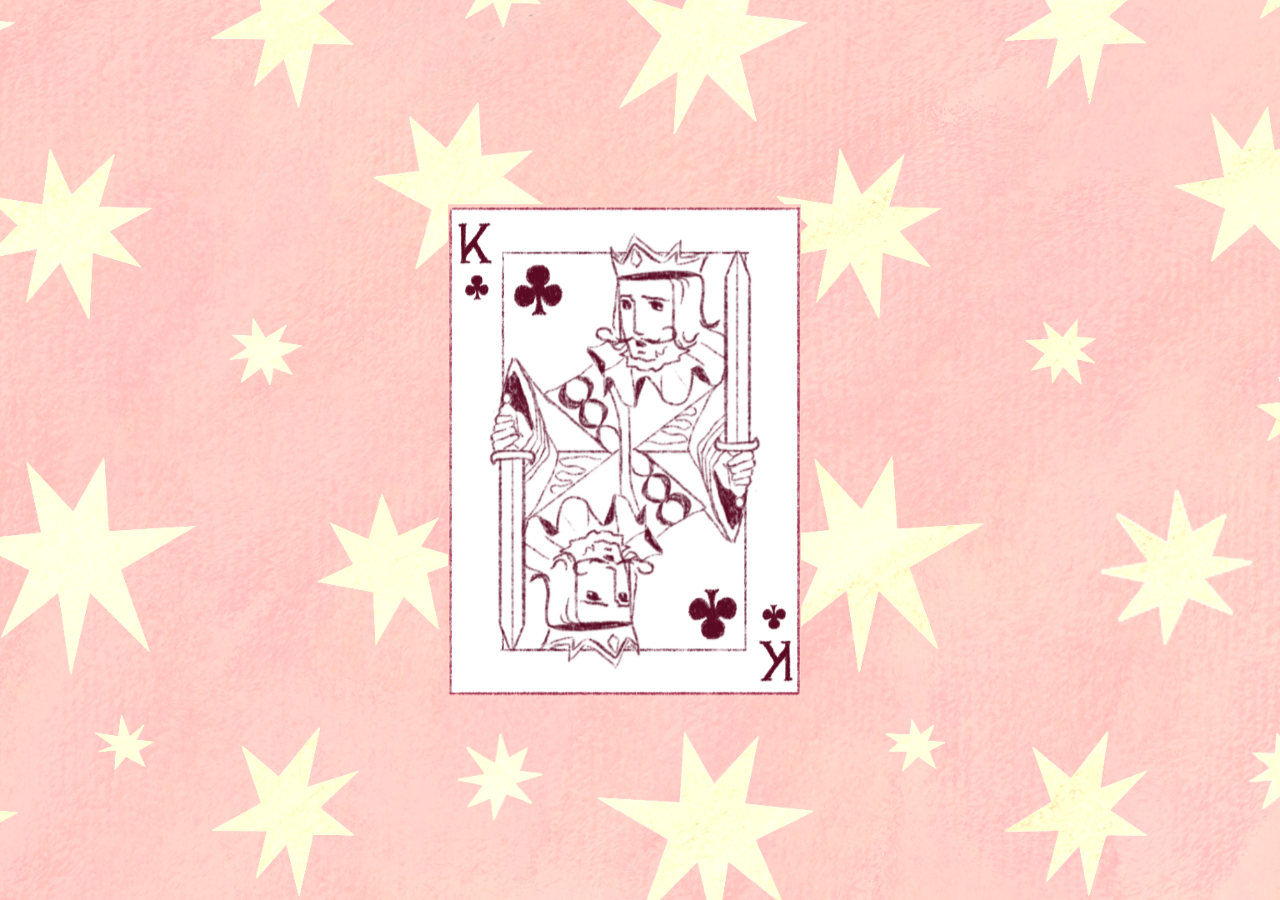
<file: index.html>
<!DOCTYPE html>
<html lang="en">
<head>
    <meta charset="UTF-8">
    <meta http-equiv="X-UA-Compatible" content="IE=edge">
    <title>HBD_ja_gng05102026</title>
    <link rel="stylesheet" href="index.css">
    <script src="index.js" defer></script>
    


</head>
<body>

    <div class="maincontainer">

    <div class="thecard">
    <div class="thefront"></div>
    <div class="theback"> 
        <div id="text1" >i carry your heart with me </div>
        <div id="text2" >(i carry it in my heart) </div>
        <div id="text3" > -e.e. cummings </div>
        <div class="buttoncontainer"><button id="button">Next</button></div>
    </div>
    </div>



    </div>
    <div id="overlay"></div>
</body>


</html>
</file>
<file: index.css>
body{
    background-image: url("1/background.png");
    background-repeat: no-repeat;
    background-size: cover;
    background-position: center;
    background-attachment: fixed;
}

 .maincontainer{
    
    position: absolute;
    aspect-ratio: 25/32;
    width: 30%;
    background: none;
    top: 50%;
    left: 50%;
    transform: translate(-50%, -50%);
    container-type: inline-size;
}

.thecard{
    position: relative;
    width: 92%;
    height: 100%;
    transform-style: preserve-3d;
    transition: all 0.5s ease;
     background: #FFD0C6;

}
@keyframes Shake{
    0% { transform: rotate(0deg); }
    25% { transform: rotate(3deg); }
    50% { transform: rotate(-3deg); }
    75% { transform: rotate(3deg); }
    100% { transform: rotate(0deg); }
}

.thecard.is-flipped{
    transform: rotateY(180deg);
}
.thefront:hover{
    animation: Shake 0.5s;
}

.thefront{
    position: absolute;
    width: 100%;
    height: 100%;
    backface-visibility: hidden;
    background-image: url("1/cardfront1.png");
    background-size: contain;
    background-repeat: no-repeat;
    background-position: center;    
    cursor: pointer;
}
.theback{
    position: absolute;
    width: 100%;
    height: 100%;
    backface-visibility: hidden;
    transform: rotateY(180deg);
    background-image: url("1/backcard1.png");
    background-size: contain;
    background-repeat: no-repeat;
    background-position: center;   
    
}
#text1{
    position: absolute;
    width: 75%;
    top: 30%;
    left: 50%;
    transform: translate(-50%, -50%);
    font-family: serif;
    font-size: 6cqw;
    color: #632222;
    background-color: #FEd8cd;
}
#text2{
    position: absolute;
    width: 75%;
    top: 37%;
    left: 50%;
    transform: translate(-50%, -50%);
    font-family: serif;
    font-size: 6cqw;
    color: #632222;
    background-color: #FEd8cd;
}
#text3{
    position: absolute;
    font-style: italic;
    width: 75%;
    top: 50%;
    left: 50%;
    transform: translate(-50%, -50%);
    font-family: serif;
    font-size: 6cqw;
    color: #632222;
    background-color: #FEd8cd;
}

#button{
    position: absolute;
    top: 80%;
    left: 50%;
    width: 30%;
    height: 10%;
    transform: translate(-50%, -50%);
   
    font-size: 7cqw;
    border-style:solid;
    border-color: #632222;
    border-width: 1px;
    background: linear-gradient(to bottom, white 60%, hwb(0 77% 6%));
    color: #632222;
    border-radius: 5px;
    cursor: pointer;
    z-index: 10;
}

@keyframes pop{
    0% { transform: translate(-50%, -50%) scale(1); }
    50% { transform: translate(-50%, -50%) scale(1.1); }
    100% { transform: translate(-50%, -50%) scale(1); }
}
#button:hover{
    animation: pop 0.5s;
    box-shadow: 0 0 10px rgba(0, 0, 0, 0.5);
}
</file>
